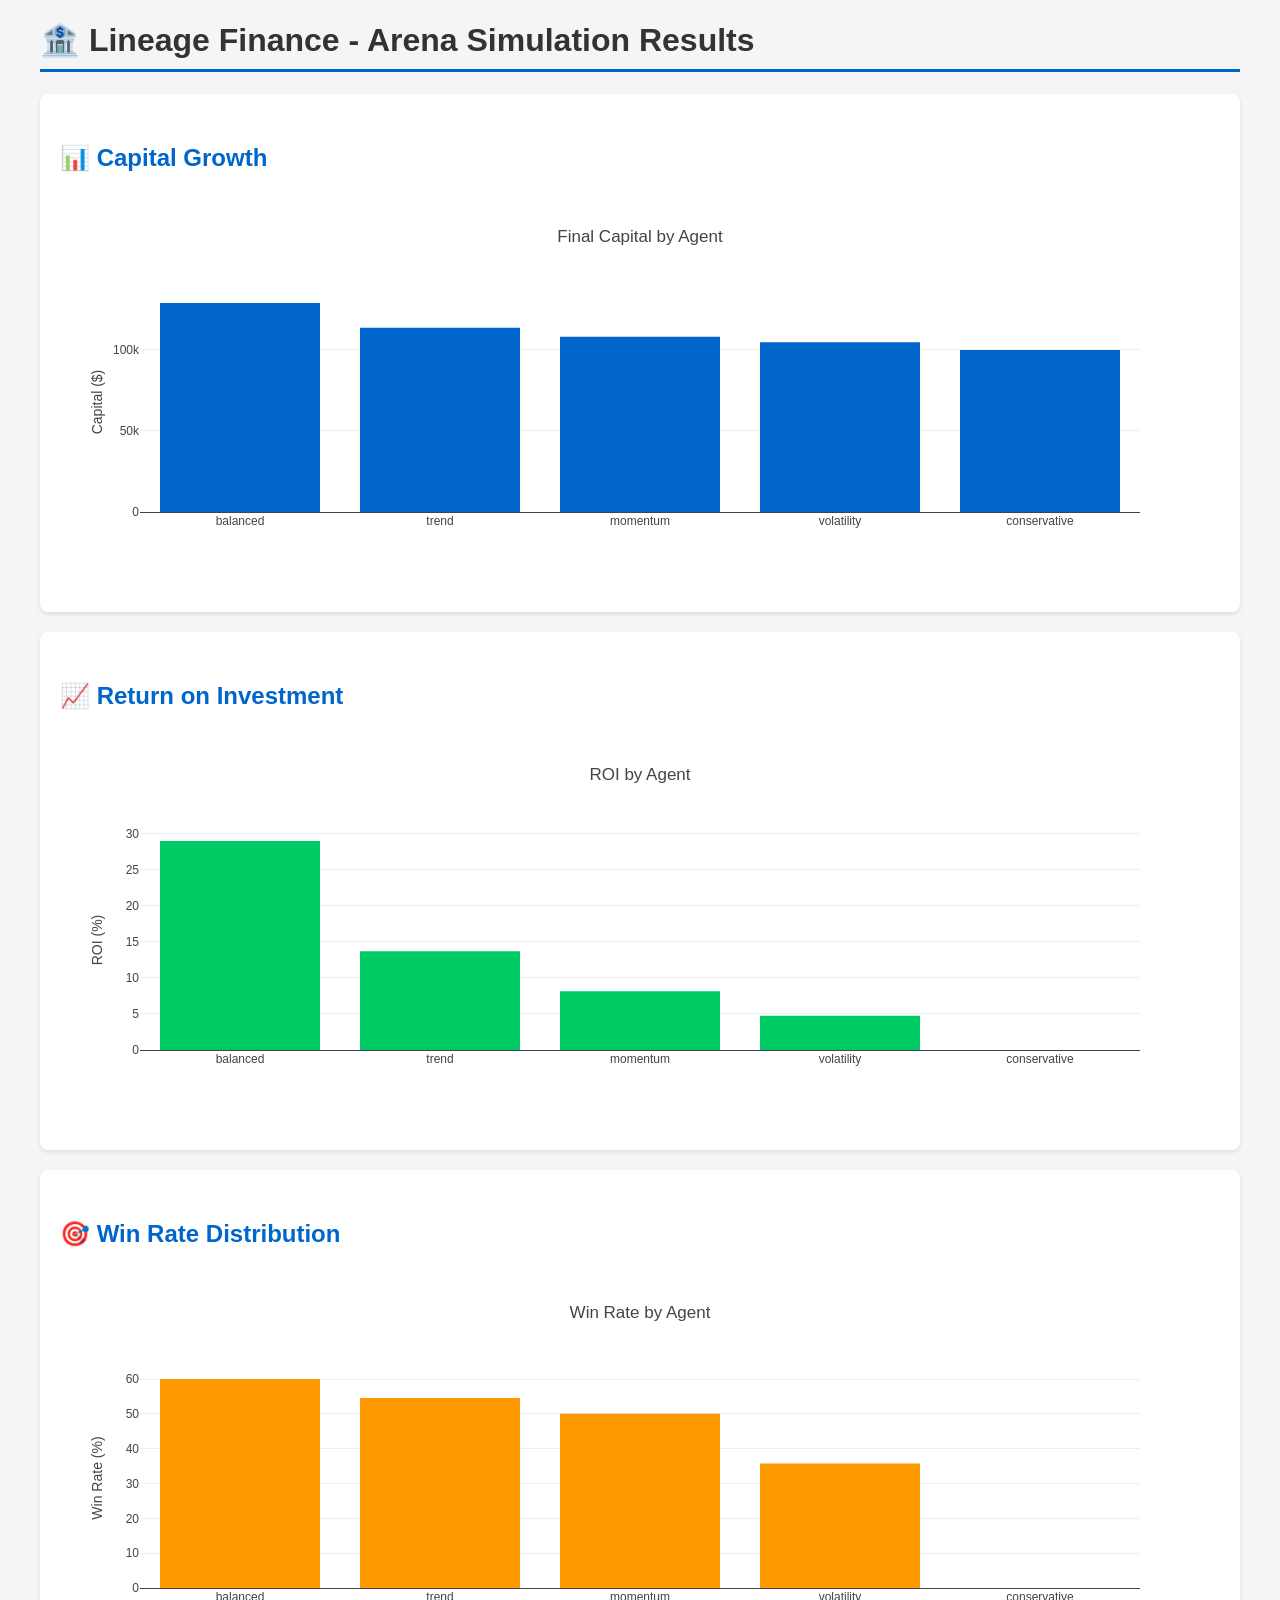
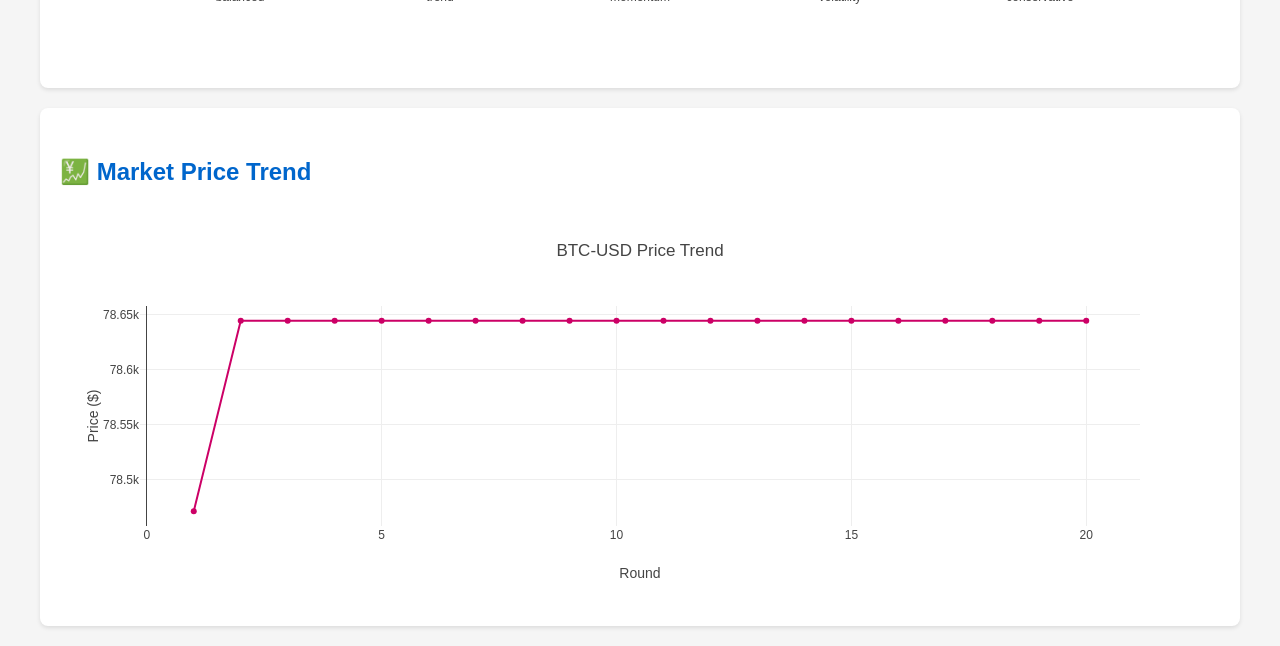
<file: arena_results.html>
<!DOCTYPE html>
<html>
<head>
    <title>Lineage Finance Arena Results</title>
    <script src="https://cdn.plot.ly/plotly-latest.min.js"></script>
    <style>
        body { font-family: Arial, sans-serif; margin: 20px; background: #f5f5f5; }
        .container { max-width: 1200px; margin: 0 auto; }
        .chart { background: white; margin: 20px 0; padding: 20px; border-radius: 8px; box-shadow: 0 2px 4px rgba(0,0,0,0.1); }
        h1 { color: #333; border-bottom: 3px solid #0066cc; padding-bottom: 10px; }
        h2 { color: #0066cc; margin-top: 30px; }
    </style>
</head>
<body>
    <div class="container">
        <h1>🏦 Lineage Finance - Arena Simulation Results</h1>
        <div class="chart">
            <h2>📊 Capital Growth</h2>
            <div id="capitalChart" style="width:100%;height:400px;"></div>
        </div>
        <div class="chart">
            <h2>📈 Return on Investment</h2>
            <div id="roiChart" style="width:100%;height:400px;"></div>
        </div>
        <div class="chart">
            <h2>🎯 Win Rate Distribution</h2>
            <div id="winRateChart" style="width:100%;height:400px;"></div>
        </div>
        <div class="chart">
            <h2>💹 Market Price Trend</h2>
            <div id="priceChart" style="width:100%;height:400px;"></div>
        </div>
        <script>
            var capitalData = [{
                x: ["balanced", "trend", "momentum", "volatility", "conservative"],
                y: [128960.0, 113666.0, 108135.0, 104739.0, 100000.0],
                type: 'bar',
                marker: {color: '#0066cc'}
            }];
            var capitalLayout = {title: 'Final Capital by Agent', yaxis: {title: 'Capital ($)'}};
            Plotly.newPlot('capitalChart', capitalData, capitalLayout);

            var roiData = [{
                x: ["balanced", "trend", "momentum", "volatility", "conservative"],
                y: [28.96, 13.666, 8.135, 4.739, 0.0],
                type: 'bar',
                marker: {color: '#00cc66'}
            }];
            var roiLayout = {title: 'ROI by Agent', yaxis: {title: 'ROI (%)'}};
            Plotly.newPlot('roiChart', roiData, roiLayout);

            var winRateData = [{
                x: ["balanced", "trend", "momentum", "volatility", "conservative"],
                y: [60.0, 54.54545454545454, 50.0, 35.714285714285715, 0.0],
                type: 'bar',
                marker: {color: '#ff9900'}
            }];
            var winRateLayout = {title: 'Win Rate by Agent', yaxis: {title: 'Win Rate (%)'}};
            Plotly.newPlot('winRateChart', winRateData, winRateLayout);

            var priceData = [{
                x: [1, 2, 3, 4, 5, 6, 7, 8, 9, 10, 11, 12, 13, 14, 15, 16, 17, 18, 19, 20],
                y: [78471.64089303811, 78644.44696834352, 78644.44696834352, 78644.44696834352, 78644.44696834352, 78644.44696834352, 78644.44696834352, 78644.44696834352, 78644.44696834352, 78644.44696834352, 78644.44696834352, 78644.44696834352, 78644.44696834352, 78644.44696834352, 78644.44696834352, 78644.44696834352, 78644.44696834352, 78644.44696834352, 78644.44696834352, 78644.44696834352],
                type: 'scatter',
                mode: 'lines+markers',
                line: {color: '#cc0066', width: 2}
            }];
            var priceLayout = {title: 'BTC-USD Price Trend', xaxis: {title: 'Round'}, yaxis: {title: 'Price ($)'}};
            Plotly.newPlot('priceChart', priceData, priceLayout);
        </script>
    </div>
</body>
</html>
</file>
